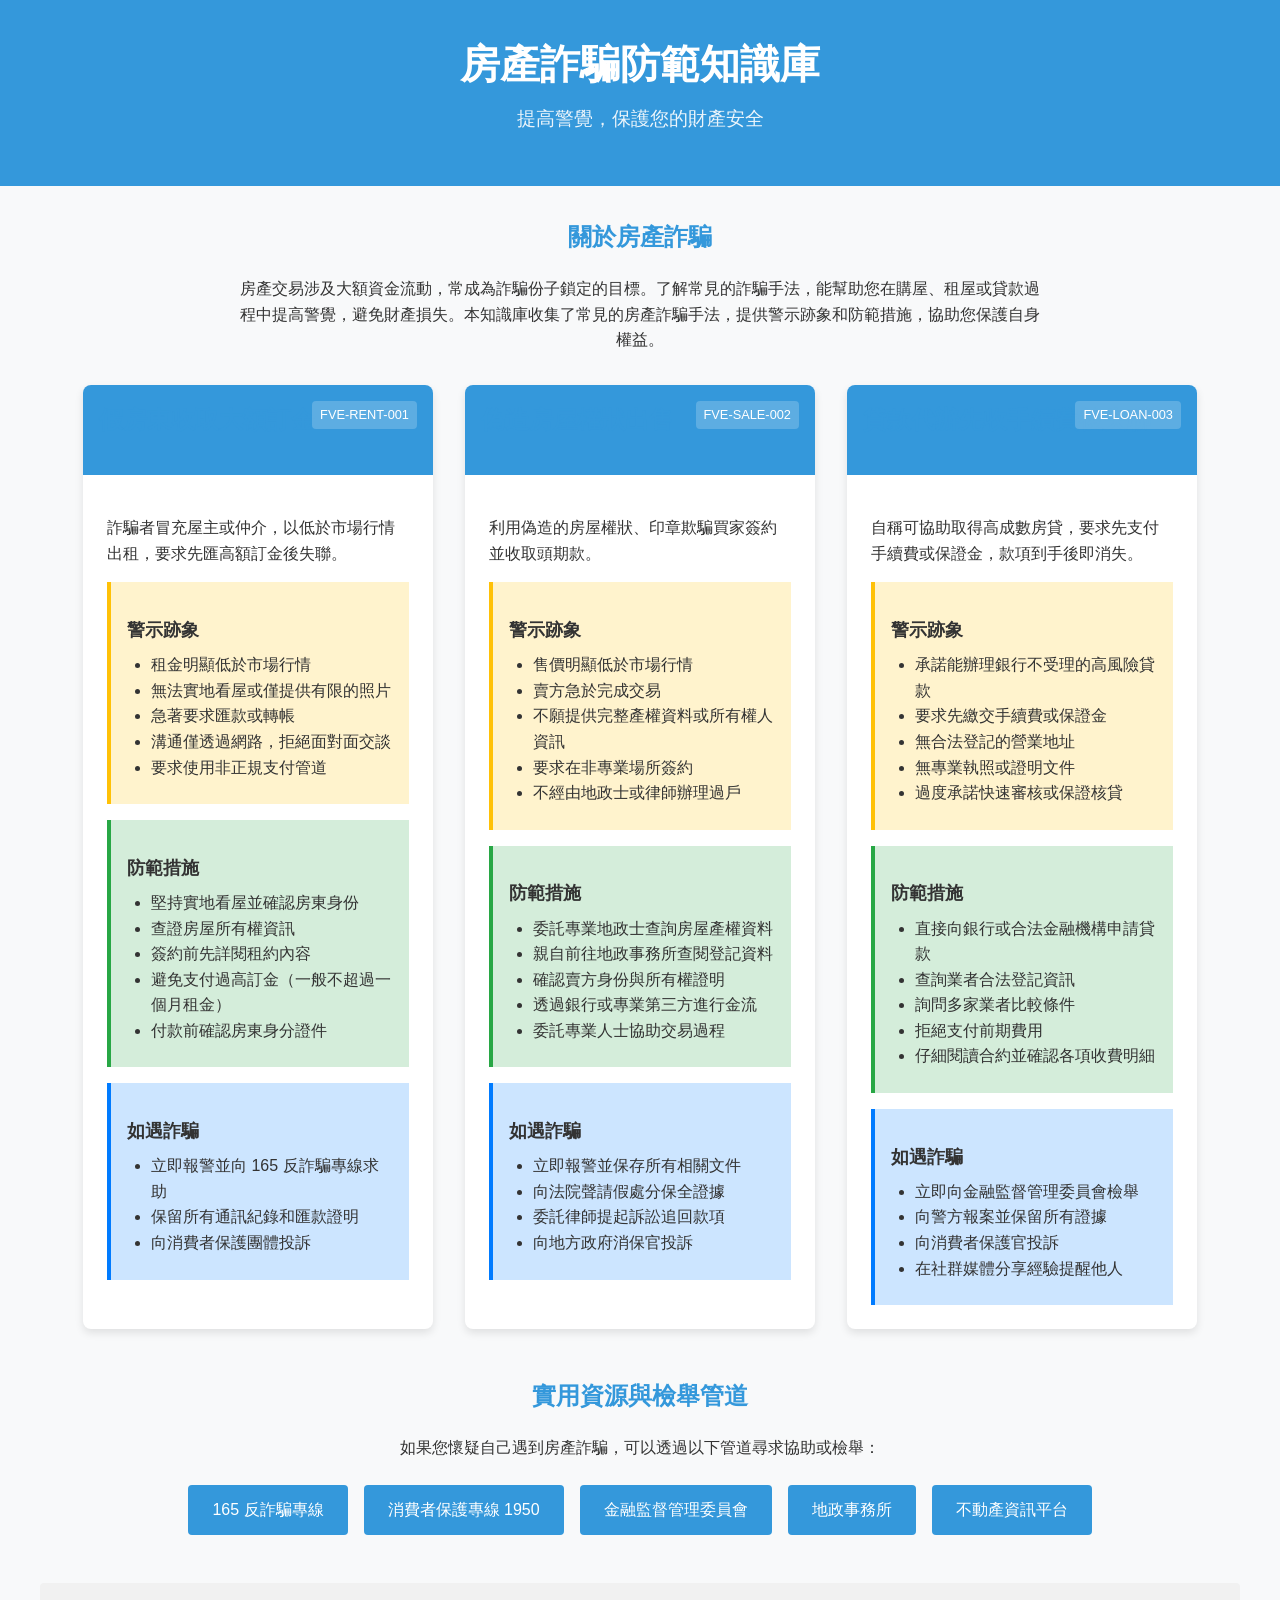
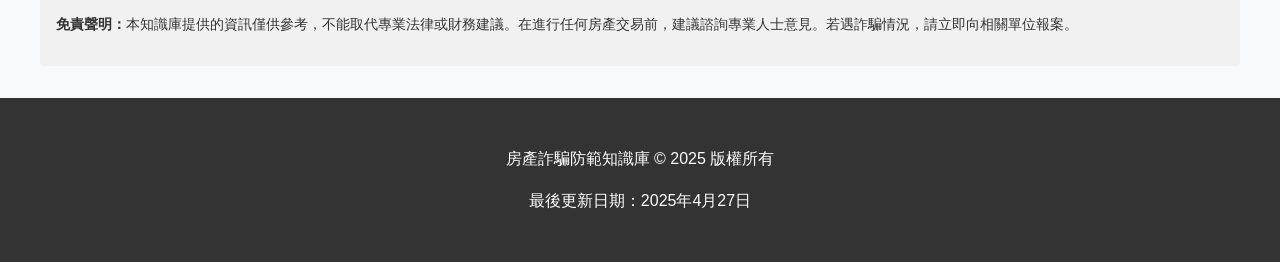
<file: web/knowledge.html>
<!DOCTYPE html>
<html lang="zh-TW">
<head>
    <script>
      (function() {
        const originalConsole = window.console;
        window.console = {
          log: (...args) => {
            originalConsole.log(...args);
            window.parent.postMessage({ type: 'console', message: args.join(' ') }, '*');
          },
          error: (...args) => {
            originalConsole.error(...args);
            window.parent.postMessage({ type: 'console', message: 'Error: ' + args.join(' ') }, '*');
          },
          warn: (...args) => {
            originalConsole.warn(...args);
            window.parent.postMessage({ type: 'console', message: 'Warning: ' + args.join(' ') }, '*');
          }
        };

        window.addEventListener('error', (event) => {
          window.parent.postMessage({ type: 'console', message: 'Uncaught Error: ' + event.message }, '*');
        });
      })();
    </script>
  
    <meta charset="UTF-8">
    <meta name="viewport" content="width=device-width, initial-scale=1.0">
    <title>房產詐騙防範知識庫</title>
    <style>
        :root {
            --primary-color: #3498db;
            --secondary-color: #e74c3c;
            --background-color: #f8f9fa;
            --text-color: #333;
            --card-shadow: 0 4px 8px rgba(0,0,0,0.1);
        }
        
        body {
            font-family: 'Microsoft JhengHei', Arial, sans-serif;
            line-height: 1.6;
            color: var(--text-color);
            background-color: var(--background-color);
            margin: 0;
            padding: 0;
        }
        
        header {
            background-color: var(--primary-color);
            color: white;
            text-align: center;
            padding: 2rem 1rem;
            margin-bottom: 2rem;
        }
        
        h1 {
            margin: 0;
            font-size: 2.5rem;
        }
        
        .subtitle {
            font-size: 1.2rem;
            margin-top: 0.5rem;
            opacity: 0.9;
        }
        
        .container {
            max-width: 1200px;
            margin: 0 auto;
            padding: 0 20px;
        }
        
        .intro {
            margin-bottom: 2rem;
            text-align: center;
            max-width: 800px;
            margin-left: auto;
            margin-right: auto;
        }
        
        .scam-cards {
            display: flex;
            flex-wrap: wrap;
            justify-content: center;
            gap: 2rem;
            margin-bottom: 3rem;
        }
        
        .scam-card {
            background-color: white;
            border-radius: 8px;
            box-shadow: var(--card-shadow);
            overflow: hidden;
            transition: transform 0.3s, box-shadow 0.3s;
            width: 100%;
            max-width: 350px;
        }
        
        .scam-card:hover {
            transform: translateY(-5px);
            box-shadow: 0 6px 12px rgba(0,0,0,0.15);
        }
        
        .card-header {
            background-color: var(--primary-color);
            color: white;
            padding: 1rem;
            position: relative;
        }
        
        .scam-id {
            position: absolute;
            top: 1rem;
            right: 1rem;
            background-color: rgba(255,255,255,0.2);
            padding: 0.25rem 0.5rem;
            border-radius: 4px;
            font-size: 0.8rem;
        }
        
        .card-body {
            padding: 1.5rem;
        }
        
        .warning-signs {
            background-color: #fff3cd;
            border-left: 4px solid #ffc107;
            padding: 1rem;
            margin-top: 1rem;
        }
        
        .prevention-tips {
            background-color: #d4edda;
            border-left: 4px solid #28a745;
            padding: 1rem;
            margin-top: 1rem;
        }
        
        .action-steps {
            background-color: #cce5ff;
            border-left: 4px solid #007bff;
            padding: 1rem;
            margin-top: 1rem;
        }
        
        h2 {
            margin-top: 0;
            color: var(--primary-color);
        }
        
        h3 {
            font-size: 1.1rem;
            margin-bottom: 0.5rem;
        }
        
        ul {
            padding-left: 1.5rem;
            margin: 0.5rem 0;
        }
        
        footer {
            background-color: #333;
            color: white;
            text-align: center;
            padding: 2rem 1rem;
            margin-top: 2rem;
        }
        
        .resources {
            margin-bottom: 3rem;
            text-align: center;
        }
        
        .resource-links {
            display: flex;
            flex-wrap: wrap;
            justify-content: center;
            gap: 1rem;
            margin-top: 1.5rem;
        }
        
        .resource-link {
            display: inline-block;
            background-color: var(--primary-color);
            color: white;
            padding: 0.75rem 1.5rem;
            border-radius: 4px;
            text-decoration: none;
            transition: background-color 0.3s;
        }
        
        .resource-link:hover {
            background-color: #2980b9;
        }
        
        .disclaimer {
            font-size: 0.9rem;
            margin-top: 3rem;
            padding: 1rem;
            background-color: #f1f1f1;
            border-radius: 4px;
        }
        
        @media (max-width: 768px) {
            .scam-cards {
                flex-direction: column;
                align-items: center;
            }
            
            .scam-card {
                max-width: 100%;
            }
        }
    </style>
</head>
<body>
    <header>
        <div class="container">
            <h1>房產詐騙防範知識庫</h1>
            <p class="subtitle">提高警覺，保護您的財產安全</p>
        </div>
    </header>
    
    <div class="container">
        <div class="intro">
            <h2>關於房產詐騙</h2>
            <p>房產交易涉及大額資金流動，常成為詐騙份子鎖定的目標。了解常見的詐騙手法，能幫助您在購屋、租屋或貸款過程中提高警覺，避免財產損失。本知識庫收集了常見的房產詐騙手法，提供警示跡象和防範措施，協助您保護自身權益。</p>
        </div>
        
        <div class="scam-cards">
            <!-- 詐騙腳本 1 -->
            <div class="scam-card">
                <div class="card-header">
                    <h2>假房東收取大額訂金</h2>
                    <span class="scam-id">FVE-RENT-001</span>
                </div>
                <div class="card-body">
                    <p>詐騙者冒充屋主或仲介，以低於市場行情出租，要求先匯高額訂金後失聯。</p>
                    
                    <div class="warning-signs">
                        <h3>警示跡象</h3>
                        <ul>
                            <li>租金明顯低於市場行情</li>
                            <li>無法實地看屋或僅提供有限的照片</li>
                            <li>急著要求匯款或轉帳</li>
                            <li>溝通僅透過網路，拒絕面對面交談</li>
                            <li>要求使用非正規支付管道</li>
                        </ul>
                    </div>
                    
                    <div class="prevention-tips">
                        <h3>防範措施</h3>
                        <ul>
                            <li>堅持實地看屋並確認房東身份</li>
                            <li>查證房屋所有權資訊</li>
                            <li>簽約前先詳閱租約內容</li>
                            <li>避免支付過高訂金（一般不超過一個月租金）</li>
                            <li>付款前確認房東身分證件</li>
                        </ul>
                    </div>
                    
                    <div class="action-steps">
                        <h3>如遇詐騙</h3>
                        <ul>
                            <li>立即報警並向 165 反詐騙專線求助</li>
                            <li>保留所有通訊紀錄和匯款證明</li>
                            <li>向消費者保護團體投訴</li>
                        </ul>
                    </div>
                </div>
            </div>
            
            <!-- 詐騙腳本 2 -->
            <div class="scam-card">
                <div class="card-header">
                    <h2>偽造房屋權狀出售</h2>
                    <span class="scam-id">FVE-SALE-002</span>
                </div>
                <div class="card-body">
                    <p>利用偽造的房屋權狀、印章欺騙買家簽約並收取頭期款。</p>
                    
                    <div class="warning-signs">
                        <h3>警示跡象</h3>
                        <ul>
                            <li>售價明顯低於市場行情</li>
                            <li>賣方急於完成交易</li>
                            <li>不願提供完整產權資料或所有權人資訊</li>
                            <li>要求在非專業場所簽約</li>
                            <li>不經由地政士或律師辦理過戶</li>
                        </ul>
                    </div>
                    
                    <div class="prevention-tips">
                        <h3>防範措施</h3>
                        <ul>
                            <li>委託專業地政士查詢房屋產權資料</li>
                            <li>親自前往地政事務所查閱登記資料</li>
                            <li>確認賣方身份與所有權證明</li>
                            <li>透過銀行或專業第三方進行金流</li>
                            <li>委託專業人士協助交易過程</li>
                        </ul>
                    </div>
                    
                    <div class="action-steps">
                        <h3>如遇詐騙</h3>
                        <ul>
                            <li>立即報警並保存所有相關文件</li>
                            <li>向法院聲請假處分保全證據</li>
                            <li>委託律師提起訴訟追回款項</li>
                            <li>向地方政府消保官投訴</li>
                        </ul>
                    </div>
                </div>
            </div>
            
            <!-- 詐騙腳本 3 -->
            <div class="scam-card">
                <div class="card-header">
                    <h2>貸款代辦先收手續費後失聯</h2>
                    <span class="scam-id">FVE-LOAN-003</span>
                </div>
                <div class="card-body">
                    <p>自稱可協助取得高成數房貸，要求先支付手續費或保證金，款項到手後即消失。</p>
                    
                    <div class="warning-signs">
                        <h3>警示跡象</h3>
                        <ul>
                            <li>承諾能辦理銀行不受理的高風險貸款</li>
                            <li>要求先繳交手續費或保證金</li>
                            <li>無合法登記的營業地址</li>
                            <li>無專業執照或證明文件</li>
                            <li>過度承諾快速審核或保證核貸</li>
                        </ul>
                    </div>
                    
                    <div class="prevention-tips">
                        <h3>防範措施</h3>
                        <ul>
                            <li>直接向銀行或合法金融機構申請貸款</li>
                            <li>查詢業者合法登記資訊</li>
                            <li>詢問多家業者比較條件</li>
                            <li>拒絕支付前期費用</li>
                            <li>仔細閱讀合約並確認各項收費明細</li>
                        </ul>
                    </div>
                    
                    <div class="action-steps">
                        <h3>如遇詐騙</h3>
                        <ul>
                            <li>立即向金融監督管理委員會檢舉</li>
                            <li>向警方報案並保留所有證據</li>
                            <li>向消費者保護官投訴</li>
                            <li>在社群媒體分享經驗提醒他人</li>
                        </ul>
                    </div>
                </div>
            </div>
        </div>
        
        <div class="resources">
            <h2>實用資源與檢舉管道</h2>
            <p>如果您懷疑自己遇到房產詐騙，可以透過以下管道尋求協助或檢舉：</p>
            
            <div class="resource-links">
                <a href="#" class="resource-link">165 反詐騙專線</a>
                <a href="#" class="resource-link">消費者保護專線 1950</a>
                <a href="#" class="resource-link">金融監督管理委員會</a>
                <a href="#" class="resource-link">地政事務所</a>
                <a href="#" class="resource-link">不動產資訊平台</a>
            </div>
        </div>
        
        <div class="disclaimer">
            <p><strong>免責聲明：</strong>本知識庫提供的資訊僅供參考，不能取代專業法律或財務建議。在進行任何房產交易前，建議諮詢專業人士意見。若遇詐騙情況，請立即向相關單位報案。</p>
        </div>
    </div>
    
    <footer>
        <div class="container">
            <p>房產詐騙防範知識庫 © 2025 版權所有</p>
            <p>最後更新日期：2025年4月27日</p>
        </div>
    </footer>
    
    <!-- <script>
        // 簡單的互動功能
        document.addEventListener('DOMContentLoaded', function() {
            const scamCards = document.querySelectorAll('.scam-card');
            
            scamCards.forEach(card => {
                card.addEventListener('click', function() {
                    // 移除所有卡片的活躍狀態
                    scamCards.forEach(c => c.style.transform = 'translateY(0)');
                    
                    // 設置當前卡片的活躍狀態
                    this.style.transform = 'translateY(-10px)';
                });
            });
        });
    </script> -->
</body>
</html>
</file>
